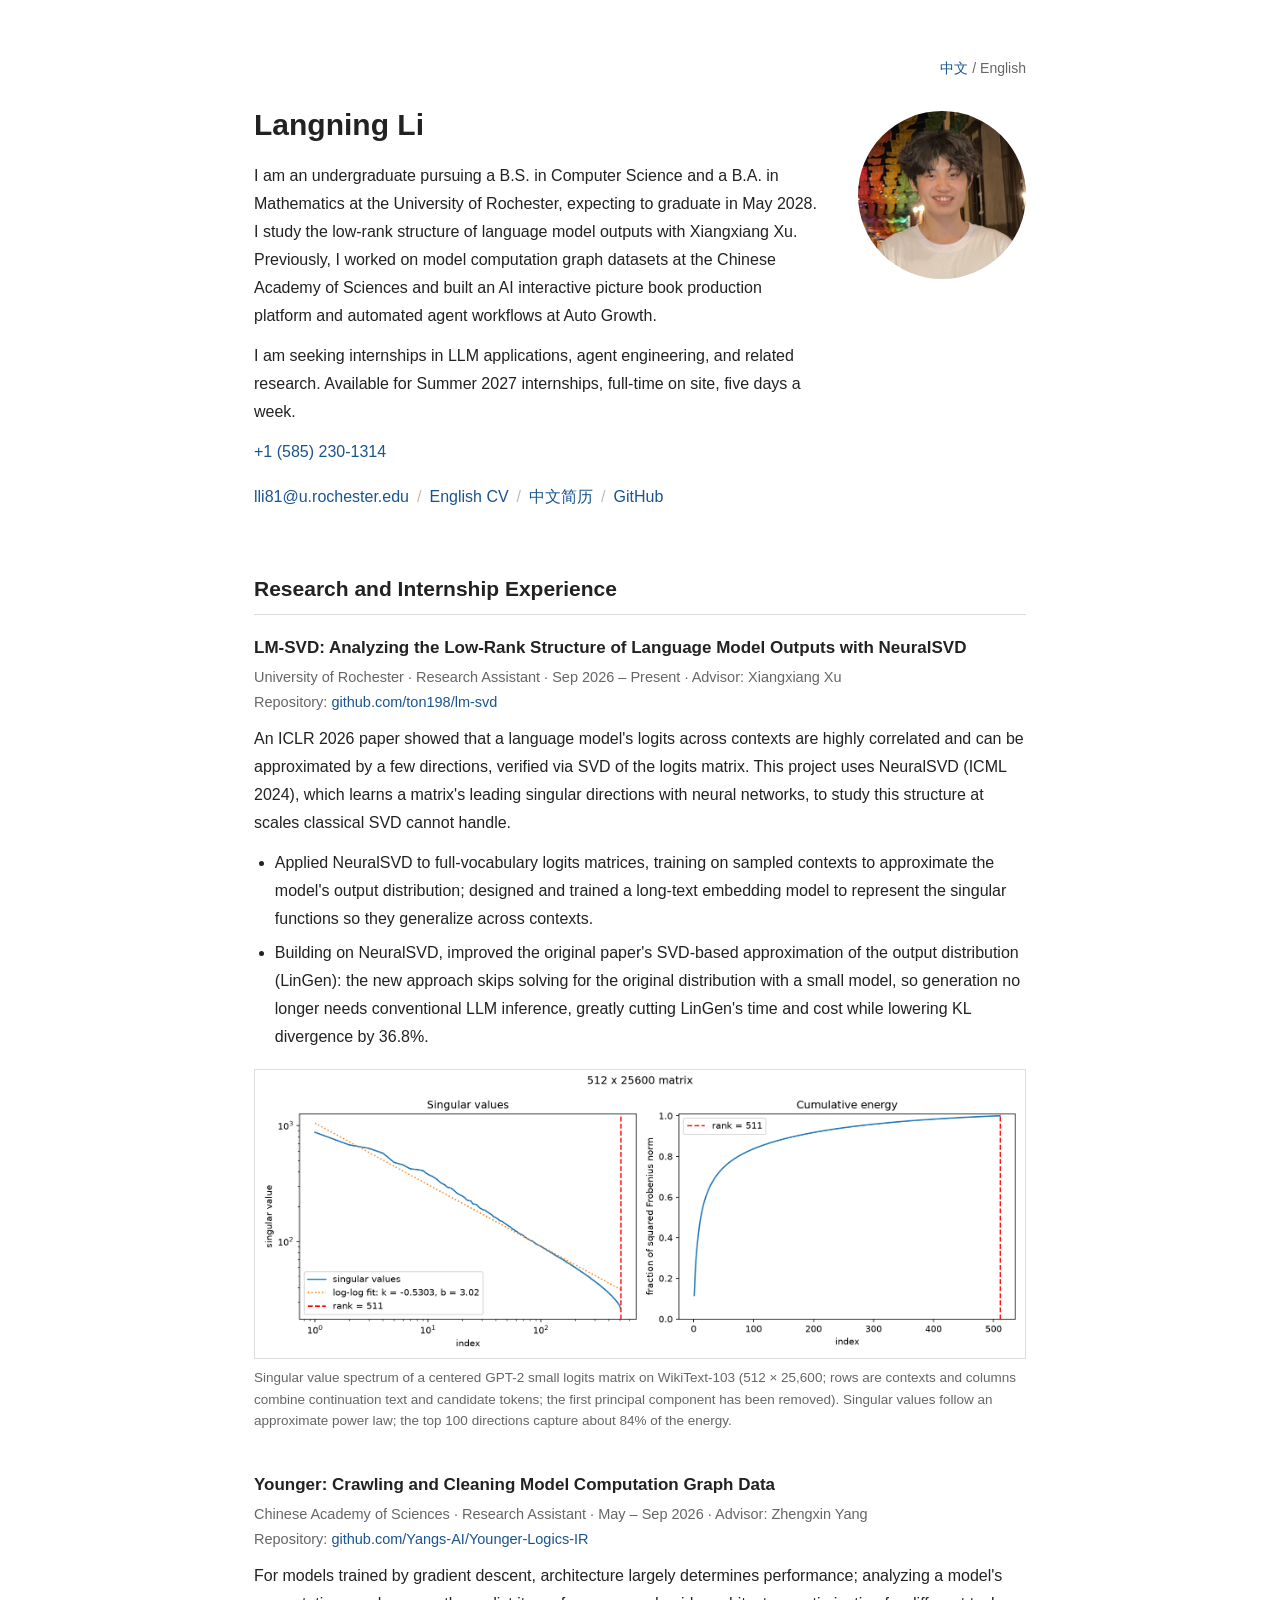
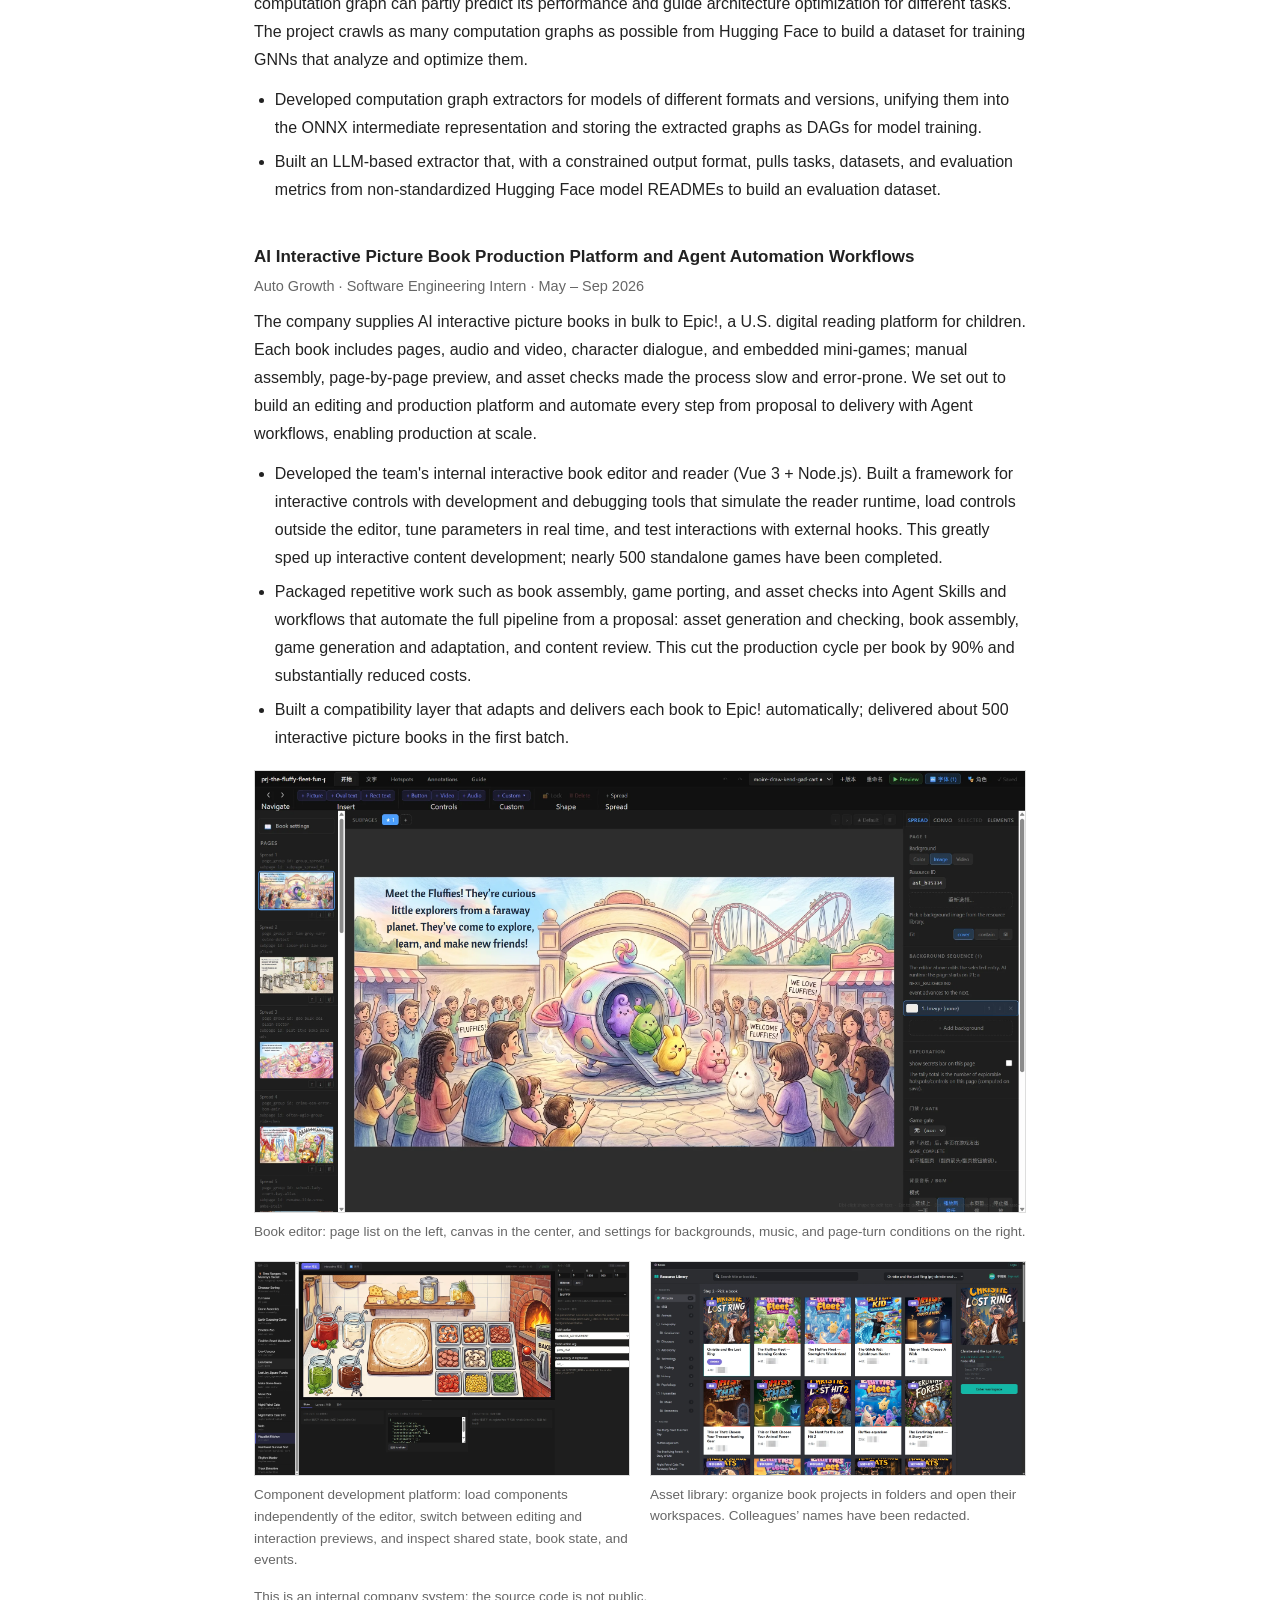
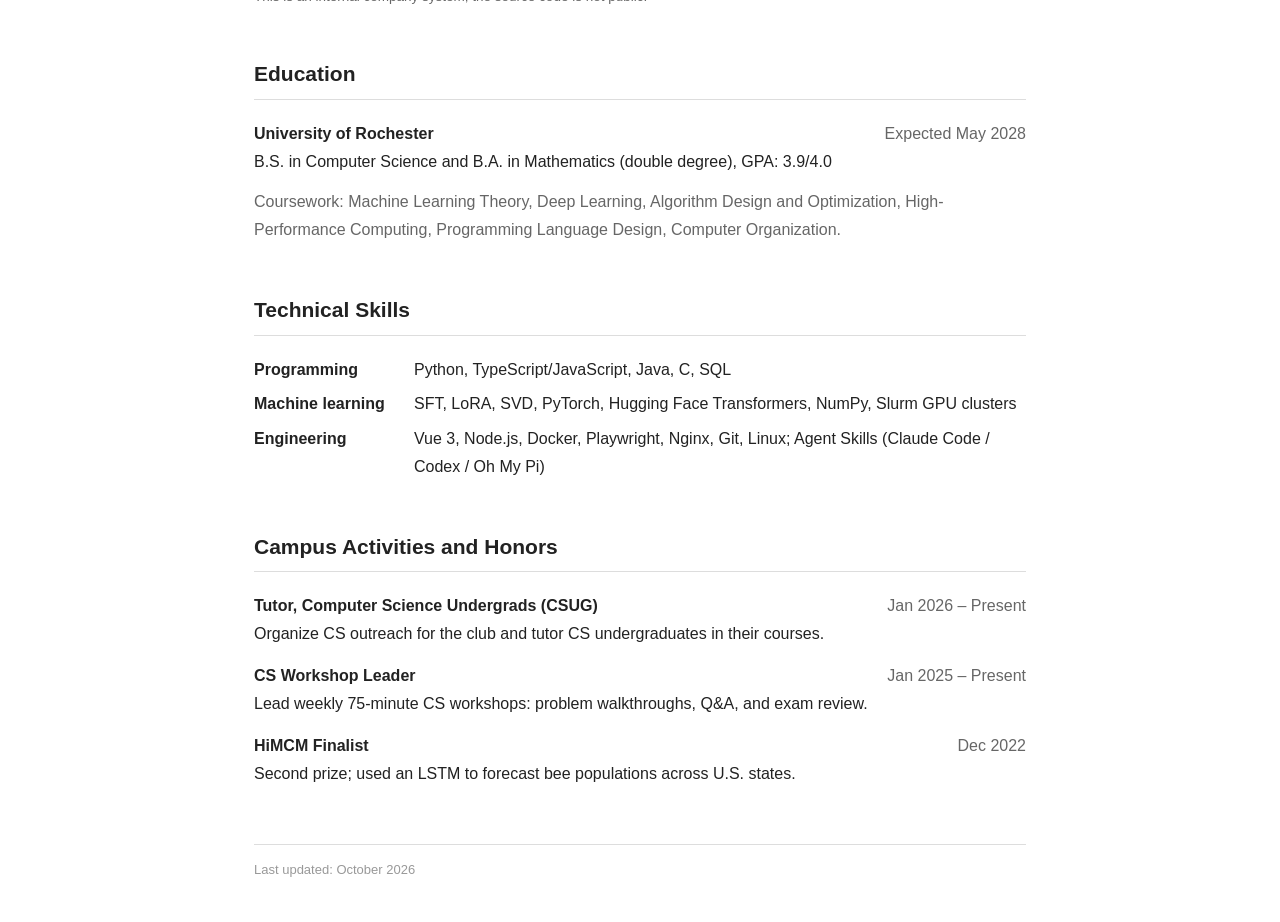
<file: index.html>
<!doctype html>
<html lang="en">
<head>
  <meta charset="utf-8">
  <meta name="viewport" content="width=device-width, initial-scale=1">
  <title>Langning Li / 李朗凝</title>
  <meta name="description" content="Langning Li — personal homepage / 李朗凝的个人主页">
  <link rel="alternate" hreflang="en" href="en.html">
  <link rel="alternate" hreflang="zh-CN" href="zh.html">
  <link rel="alternate" hreflang="x-default" href="./">
  <link rel="icon" href="favicon.svg" type="image/svg+xml">
  <link rel="stylesheet" href="style.css">
  <script>
    const language = (navigator.languages && navigator.languages[0]) || navigator.language || 'en';
    const page = /^zh(?:-|$)/i.test(language) ? 'zh.html' : 'en.html';
    window.location.replace(page + window.location.search + window.location.hash);
  </script>
</head>
<body>
  <main class="page">
    <h1>Langning Li / <span lang="zh-CN">李朗凝</span></h1>
    <nav aria-label="Choose language / 选择语言">
      <a href="en.html" lang="en">English</a> / <a href="zh.html" lang="zh-CN">中文</a>
    </nav>
  </main>
</body>
</html>
</file>
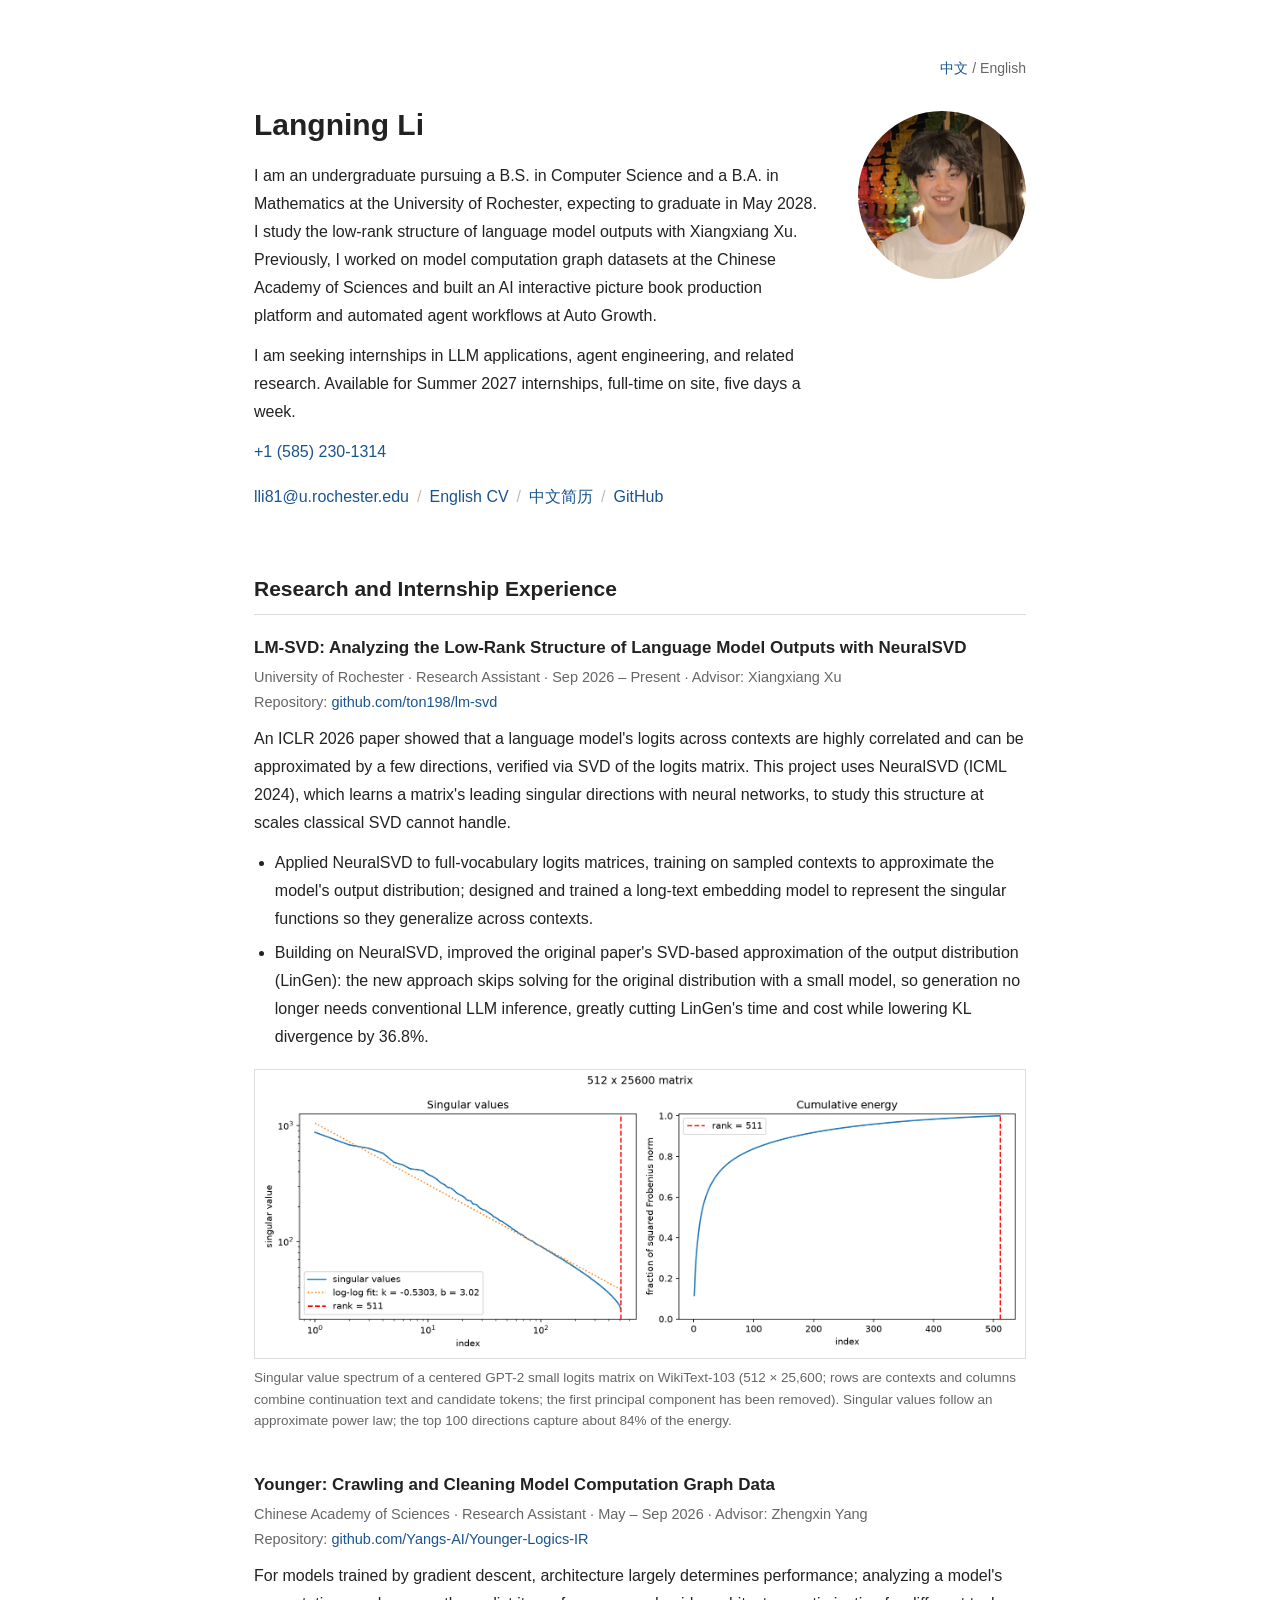
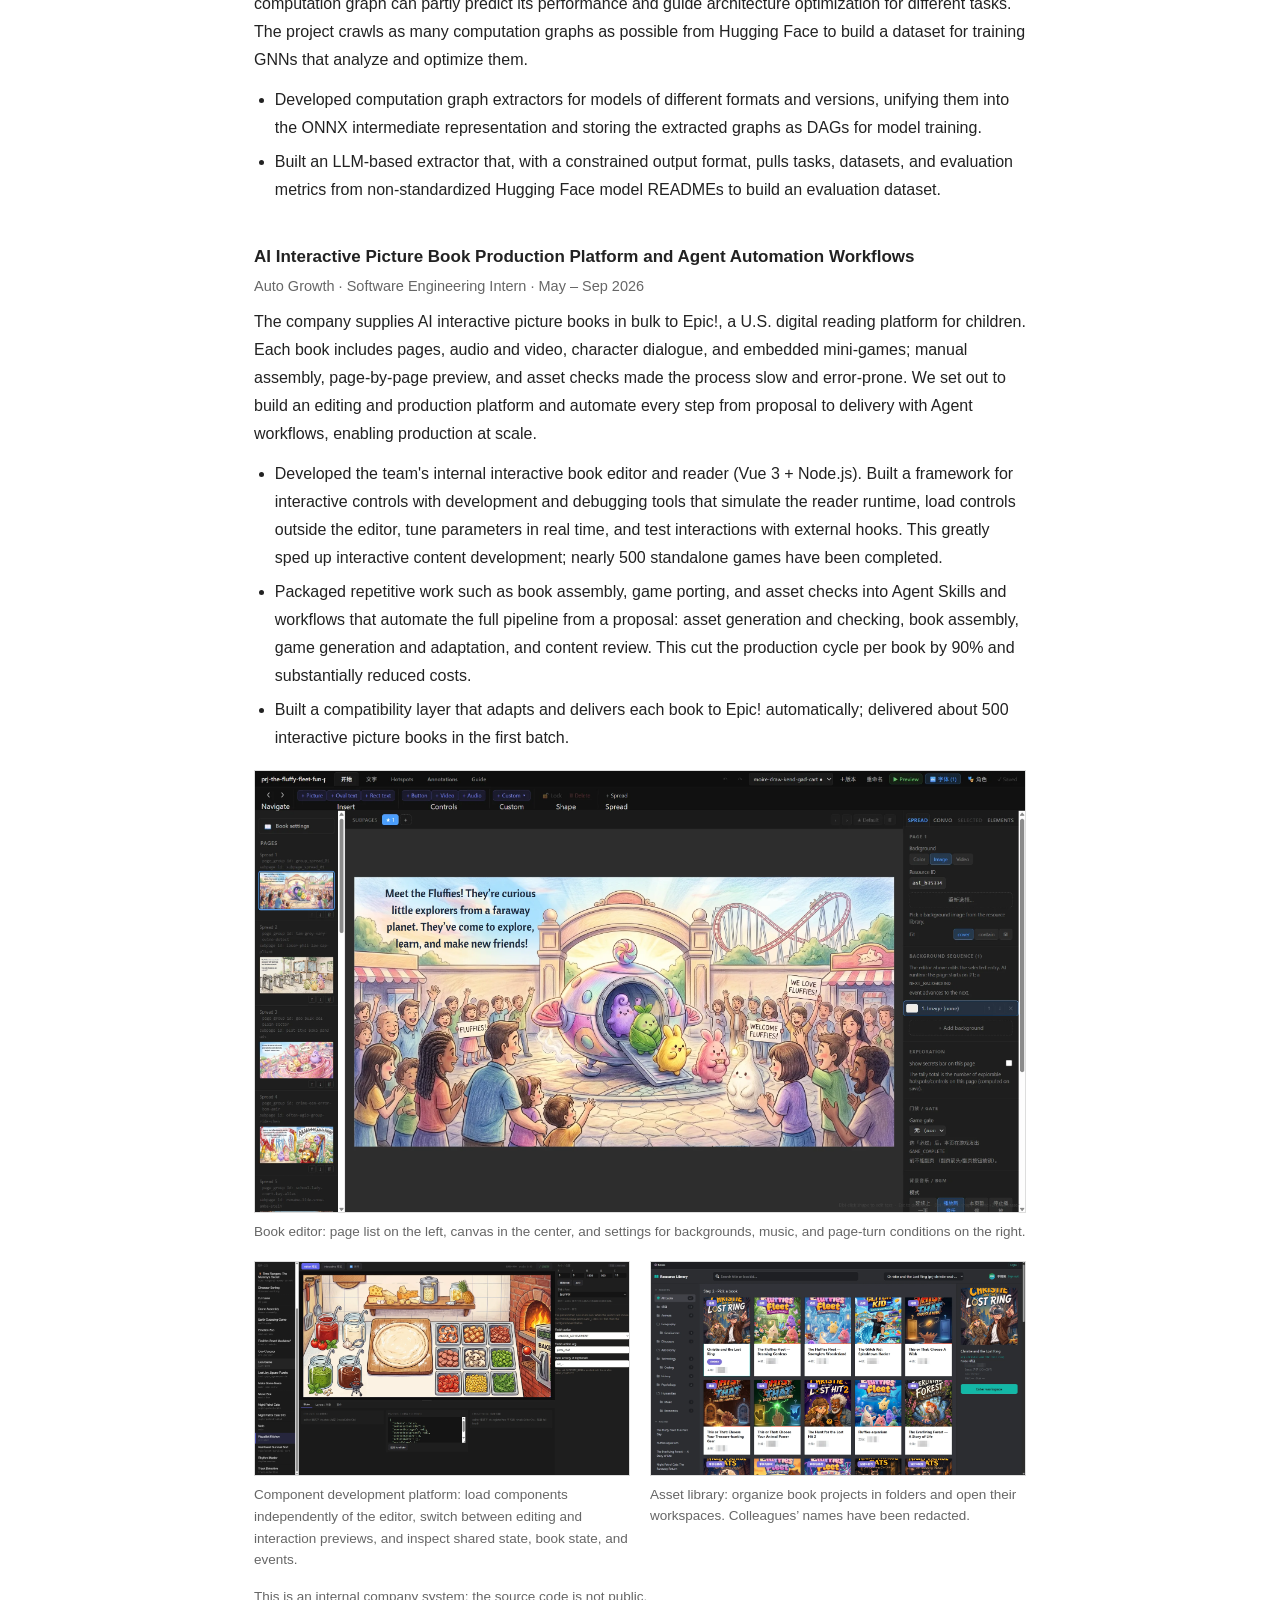
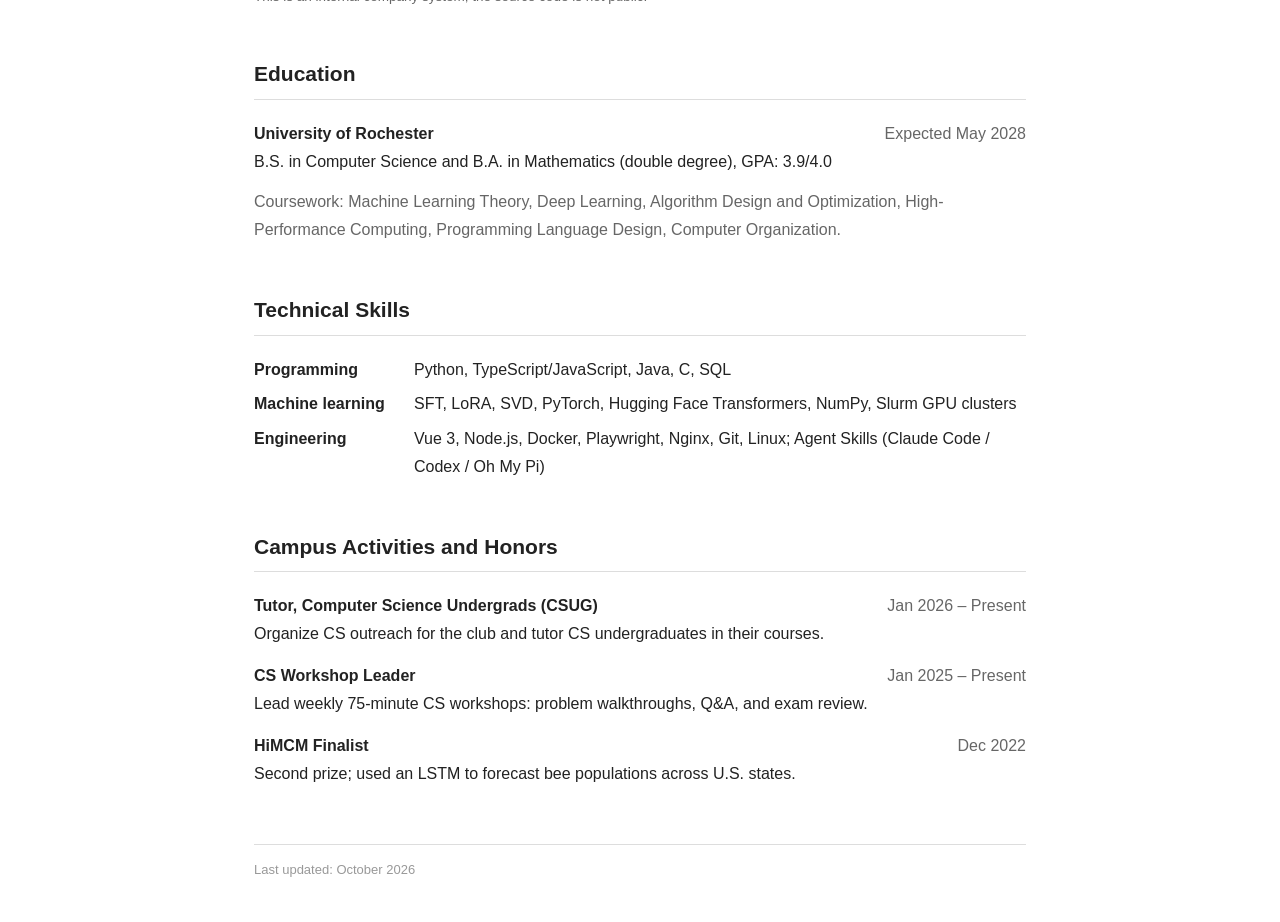
<file: en.html>
<!doctype html>
<html lang="en"><head><meta charset="utf-8"><meta name="viewport" content="width=device-width, initial-scale=1">
<title>Langning Li</title><meta name="description" content="Langning Li, Computer Science and Mathematics undergraduate at the University of Rochester. Language model research, AI applications, and agent engineering.">
<link rel="icon" href="favicon.svg" type="image/svg+xml"><link rel="stylesheet" href="style.css">
<link rel="alternate" hreflang="zh-CN" href="zh.html"><link rel="alternate" hreflang="en" href="en.html"></head><body><main class="page">
<nav aria-label="Language" class="language-switch"><a href="zh.html" lang="zh-CN">中文</a> / <span aria-current="page">English</span></nav>
<header class="intro"><div class="intro-text"><h1>Langning Li</h1>
<p>I am an undergraduate pursuing a B.S. in Computer Science and a B.A. in Mathematics at the University of Rochester, expecting to graduate in May 2028. I study the low-rank structure of language model outputs with Xiangxiang Xu. Previously, I worked on model computation graph datasets at the Chinese Academy of Sciences and built an AI interactive picture book production platform and automated agent workflows at Auto Growth.</p>
<p>I am seeking internships in LLM applications, agent engineering, and related research. Available for Summer 2027 internships, full-time on site, five days a week.</p>
<p><a href="tel:+15852301314">+1 (585) 230-1314</a></p>
<p class="links"><a href="mailto:lli81@u.rochester.edu">lli81@u.rochester.edu</a><span class="sep">/</span><a href="assets/resume_en.pdf">English CV</a><span class="sep">/</span><a href="assets/resume_zh.pdf" lang="zh-CN">中文简历</a><span class="sep">/</span><a href="https://github.com/ton198">GitHub</a></p>
</div><img class="photo" src="assets/photo.jpg" width="480" height="480" alt="Portrait of Langning Li"></header>
<section><h2>Research and Internship Experience</h2><article class="entry"><h3>LM-SVD: Analyzing the Low-Rank Structure of Language Model Outputs with NeuralSVD</h3><p class="meta">University of Rochester · Research Assistant · Sep 2026 – Present · Advisor: Xiangxiang Xu</p><p class="meta">Repository: <a href="https://github.com/ton198/lm-svd">github.com/ton198/lm-svd</a></p><p>An ICLR 2026 paper showed that a language model's logits across contexts are highly correlated and can be approximated by a few directions, verified via SVD of the logits matrix. This project uses NeuralSVD (ICML 2024), which learns a matrix's leading singular directions with neural networks, to study this structure at scales classical SVD cannot handle.</p><ul><li>Applied NeuralSVD to full-vocabulary logits matrices, training on sampled contexts to approximate the model's output distribution; designed and trained a long-text embedding model to represent the singular functions so they generalize across contexts.</li><li>Building on NeuralSVD, improved the original paper's SVD-based approximation of the output distribution (LinGen): the new approach skips solving for the original distribution with a small model, so generation no longer needs conventional LLM inference, greatly cutting LinGen's time and cost while lowering KL divergence by 36.8%.</li></ul><figure>
        <a href="assets/lm-svd-spectrum.png"><img src="assets/lm-svd-spectrum.png" width="1800" height="675" loading="lazy" alt="Singular value spectrum (log-log scale) and cumulative energy of the logits matrix"></a>
        <figcaption>Singular value spectrum of a centered GPT-2 small logits matrix on WikiText-103 (512 × 25,600; rows are contexts and columns combine continuation text and candidate tokens; the first principal component has been removed). Singular values follow an approximate power law; the top 100 directions capture about 84% of the energy.</figcaption>
      </figure></article><article class="entry"><h3>Younger: Crawling and Cleaning Model Computation Graph Data</h3><p class="meta">Chinese Academy of Sciences · Research Assistant · May – Sep 2026 · Advisor: Zhengxin Yang</p><p class="meta">Repository: <a href="https://github.com/Yangs-AI/Younger-Logics-IR">github.com/Yangs-AI/Younger-Logics-IR</a></p><p>For models trained by gradient descent, architecture largely determines performance; analyzing a model's computation graph can partly predict its performance and guide architecture optimization for different tasks. The project crawls as many computation graphs as possible from Hugging Face to build a dataset for training GNNs that analyze and optimize them.</p><ul><li>Developed computation graph extractors for models of different formats and versions, unifying them into the ONNX intermediate representation and storing the extracted graphs as DAGs for model training.</li><li>Built an LLM-based extractor that, with a constrained output format, pulls tasks, datasets, and evaluation metrics from non-standardized Hugging Face model READMEs to build an evaluation dataset.</li></ul></article><article class="entry"><h3>AI Interactive Picture Book Production Platform and Agent Automation Workflows</h3><p class="meta">Auto Growth · Software Engineering Intern · May – Sep 2026</p><p>The company supplies AI interactive picture books in bulk to Epic!, a U.S. digital reading platform for children. Each book includes pages, audio and video, character dialogue, and embedded mini-games; manual assembly, page-by-page preview, and asset checks made the process slow and error-prone. We set out to build an editing and production platform and automate every step from proposal to delivery with Agent workflows, enabling production at scale.</p><ul><li>Developed the team's internal interactive book editor and reader (Vue 3 + Node.js). Built a framework for interactive controls with development and debugging tools that simulate the reader runtime, load controls outside the editor, tune parameters in real time, and test interactions with external hooks. This greatly sped up interactive content development; nearly 500 standalone games have been completed.</li><li>Packaged repetitive work such as book assembly, game porting, and asset checks into Agent Skills and workflows that automate the full pipeline from a proposal: asset generation and checking, book assembly, game generation and adaptation, and content review. This cut the production cycle per book by 90% and substantially reduced costs.</li><li>Built a compatibility layer that adapts and delivers each book to Epic! automatically; delivered about 500 interactive picture books in the first batch.</li></ul><figure>
        <a href="assets/editor.webp"><img src="assets/editor.webp" width="2559" height="1467" loading="lazy" alt="Interactive picture book editor"></a>
        <figcaption>Book editor: page list on the left, canvas in the center, and settings for backgrounds, music, and page-turn conditions on the right.</figcaption>
      </figure><div class="figure-row"><figure>
          <a href="assets/game-dev-platform.webp"><img src="assets/game-dev-platform.webp" width="2559" height="1462" loading="lazy" alt="Interactive component development platform"></a>
          <figcaption>Component development platform: load components independently of the editor, switch between editing and interaction previews, and inspect shared state, book state, and events.</figcaption>
        </figure><figure>
          <a href="assets/res-lib.webp"><img src="assets/res-lib.webp" width="2559" height="1458" loading="lazy" alt="Asset library"></a>
          <figcaption>Asset library: organize book projects in folders and open their workspaces. Colleagues’ names have been redacted.</figcaption>
        </figure></div><p class="note">This is an internal company system; the source code is not public.</p></article></section>
<section><h2>Education</h2><div class="row"><strong>University of Rochester</strong><span class="muted">Expected May 2028</span></div><p>B.S. in Computer Science and B.A. in Mathematics (double degree), GPA: 3.9/4.0</p><p class="muted">Coursework: Machine Learning Theory, Deep Learning, Algorithm Design and Optimization, High-Performance Computing, Programming Language Design, Computer Organization.</p></section>
<section><h2>Technical Skills</h2><dl class="skills"><dt>Programming</dt><dd>Python, TypeScript/JavaScript, Java, C, SQL</dd><dt>Machine learning</dt><dd>SFT, LoRA, SVD, PyTorch, Hugging Face Transformers, NumPy, Slurm GPU clusters</dd><dt>Engineering</dt><dd>Vue 3, Node.js, Docker, Playwright, Nginx, Git, Linux; Agent Skills (Claude Code / Codex / Oh My Pi)</dd></dl></section>
<section><h2>Campus Activities and Honors</h2><ul class="plain"><li><div class="row"><strong>Tutor, Computer Science Undergrads (CSUG)</strong><span class="muted">Jan 2026 – Present</span></div>Organize CS outreach for the club and tutor CS undergraduates in their courses.</li><li><div class="row"><strong>CS Workshop Leader</strong><span class="muted">Jan 2025 – Present</span></div>Lead weekly 75-minute CS workshops: problem walkthroughs, Q&amp;A, and exam review.</li><li><div class="row"><strong>HiMCM Finalist</strong><span class="muted">Dec 2022</span></div>Second prize; used an LSTM to forecast bee populations across U.S. states.</li></ul></section><footer>Last updated: October 2026</footer></main></body></html>
</file>
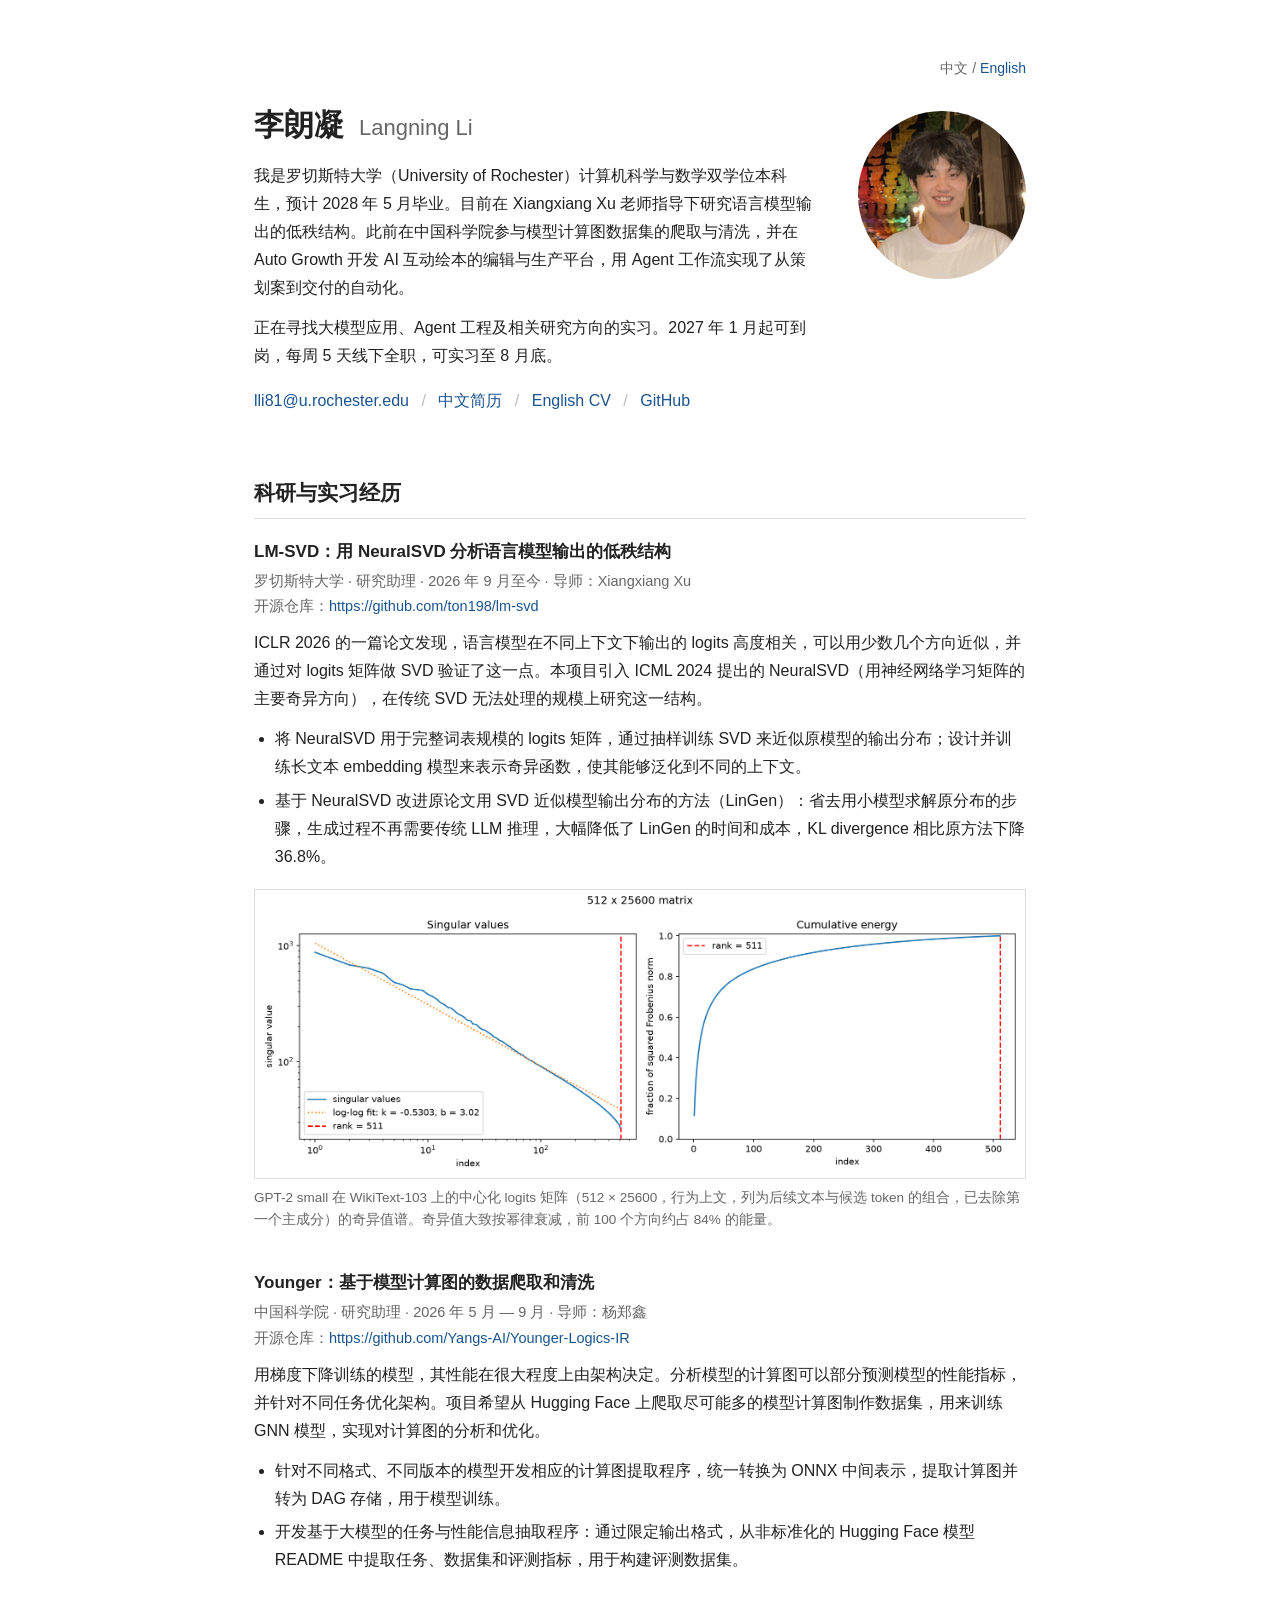
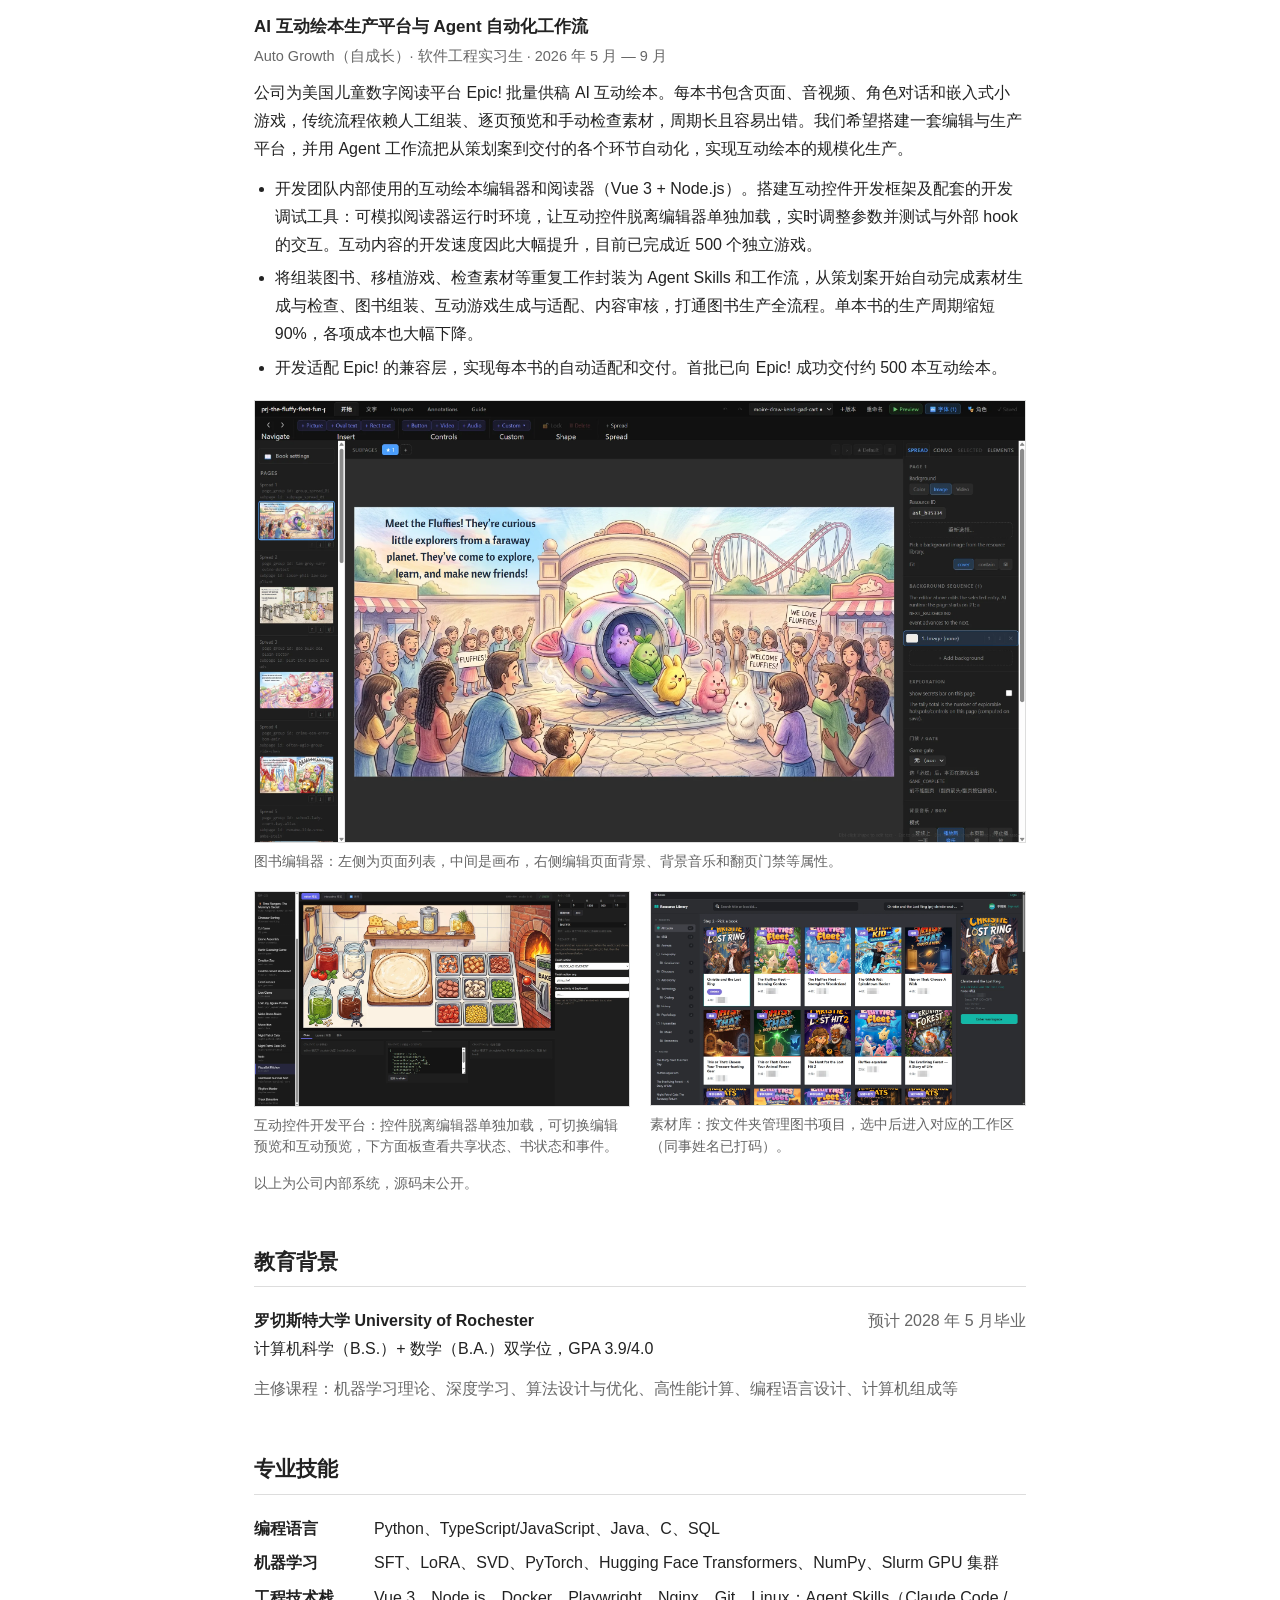
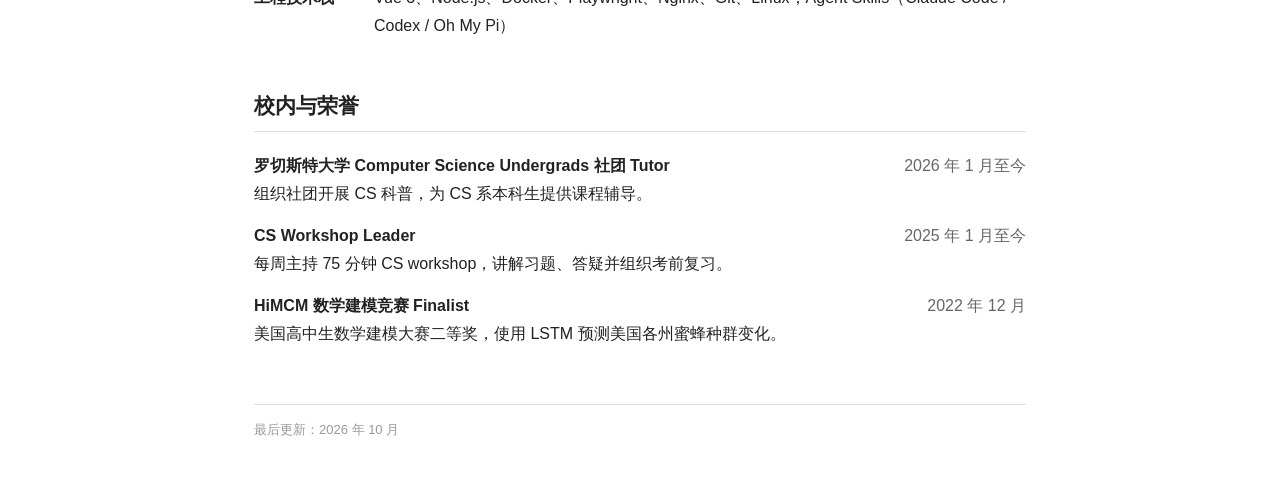
<file: zh.html>
<!doctype html>
<html lang="zh-CN">
<head>
  <meta charset="utf-8">
  <meta name="viewport" content="width=device-width, initial-scale=1">
  <title>李朗凝 Langning Li</title>
  <meta name="description" content="李朗凝，罗切斯特大学计算机科学与数学双学位本科生。研究语言模型输出的低秩结构，开发过 AI 互动绘本生产平台与 Agent 工作流。">
  <link rel="alternate" hreflang="zh-CN" href="zh.html">
  <link rel="alternate" hreflang="en" href="en.html">
  <link rel="icon" href="favicon.svg" type="image/svg+xml">
  <link rel="stylesheet" href="style.css">
</head>
<body>
<main class="page">
<nav aria-label="语言" class="language-switch"><span aria-current="page">中文</span> / <a href="en.html" lang="en">English</a></nav>

  <header class="intro">
    <div class="intro-text">
      <h1>李朗凝 <span class="name-en">Langning Li</span></h1>
      <p>
        我是罗切斯特大学（University of Rochester）计算机科学与数学双学位本科生，预计 2028 年 5 月毕业。目前在 Xiangxiang Xu 老师指导下研究语言模型输出的低秩结构。此前在中国科学院参与模型计算图数据集的爬取与清洗，并在 Auto Growth 开发 AI 互动绘本的编辑与生产平台，用 Agent 工作流实现了从策划案到交付的自动化。
      </p>
      <p>
        正在寻找大模型应用、Agent 工程及相关研究方向的实习。2027 年 1 月起可到岗，每周 5 天线下全职，可实习至 8 月底。
      </p>
      <p class="links">
        <a href="mailto:lli81@u.rochester.edu">lli81@u.rochester.edu</a>
        <span class="sep">/</span>
        <a href="assets/resume_zh.pdf">中文简历</a>
        <span class="sep">/</span>
        <a href="assets/resume_en.pdf">English CV</a>
        <span class="sep">/</span>
        <a href="https://github.com/ton198">GitHub</a>
      </p>
    </div>
    <img class="photo" src="assets/photo.jpg" width="480" height="480" alt="李朗凝的照片">
  </header>

  <section>
    <h2>科研与实习经历</h2>

    <article class="entry">
      <h3>LM-SVD：用 NeuralSVD 分析语言模型输出的低秩结构</h3>
      <p class="meta">罗切斯特大学 · 研究助理 · 2026 年 9 月至今 · 导师：Xiangxiang Xu</p>
      <p class="meta">开源仓库：<a href="https://github.com/ton198/lm-svd">https://github.com/ton198/lm-svd</a></p>
      <p>
        ICLR 2026 的一篇论文发现，语言模型在不同上下文下输出的 logits 高度相关，可以用少数几个方向近似，并通过对 logits 矩阵做 SVD 验证了这一点。本项目引入 ICML 2024 提出的 NeuralSVD（用神经网络学习矩阵的主要奇异方向），在传统 SVD 无法处理的规模上研究这一结构。
      </p>
      <ul>
        <li>将 NeuralSVD 用于完整词表规模的 logits 矩阵，通过抽样训练 SVD 来近似原模型的输出分布；设计并训练长文本 embedding 模型来表示奇异函数，使其能够泛化到不同的上下文。</li>
        <li>基于 NeuralSVD 改进原论文用 SVD 近似模型输出分布的方法（LinGen）：省去用小模型求解原分布的步骤，生成过程不再需要传统 LLM 推理，大幅降低了 LinGen 的时间和成本，KL divergence 相比原方法下降 36.8%。</li>
      </ul>
      <figure>
        <a href="assets/lm-svd-spectrum.png"><img src="assets/lm-svd-spectrum.png" width="1800" height="675" loading="lazy" alt="logits 矩阵的奇异值谱（双对数坐标）与累计能量曲线"></a>
        <figcaption>GPT-2 small 在 WikiText-103 上的中心化 logits 矩阵（512 × 25600，行为上文，列为后续文本与候选 token 的组合，已去除第一个主成分）的奇异值谱。奇异值大致按幂律衰减，前 100 个方向约占 84% 的能量。</figcaption>
      </figure>
    </article>

    <article class="entry">
      <h3>Younger：基于模型计算图的数据爬取和清洗</h3>
      <p class="meta">中国科学院 · 研究助理 · 2026 年 5 月 — 9 月 · 导师：杨郑鑫</p>
      <p class="meta">开源仓库：<a href="https://github.com/Yangs-AI/Younger-Logics-IR">https://github.com/Yangs-AI/Younger-Logics-IR</a></p>
      <p>
        用梯度下降训练的模型，其性能在很大程度上由架构决定。分析模型的计算图可以部分预测模型的性能指标，并针对不同任务优化架构。项目希望从 Hugging Face 上爬取尽可能多的模型计算图制作数据集，用来训练 GNN 模型，实现对计算图的分析和优化。
      </p>
      <ul>
        <li>针对不同格式、不同版本的模型开发相应的计算图提取程序，统一转换为 ONNX 中间表示，提取计算图并转为 DAG 存储，用于模型训练。</li>
        <li>开发基于大模型的任务与性能信息抽取程序：通过限定输出格式，从非标准化的 Hugging Face 模型 README 中提取任务、数据集和评测指标，用于构建评测数据集。</li>
      </ul>
    </article>

    <article class="entry">
      <h3>AI 互动绘本生产平台与 Agent 自动化工作流</h3>
      <p class="meta">Auto Growth（自成长）· 软件工程实习生 · 2026 年 5 月 — 9 月</p>
      <p>
        公司为美国儿童数字阅读平台 Epic! 批量供稿 AI 互动绘本。每本书包含页面、音视频、角色对话和嵌入式小游戏，传统流程依赖人工组装、逐页预览和手动检查素材，周期长且容易出错。我们希望搭建一套编辑与生产平台，并用 Agent 工作流把从策划案到交付的各个环节自动化，实现互动绘本的规模化生产。
      </p>
      <ul>
        <li>开发团队内部使用的互动绘本编辑器和阅读器（Vue 3 + Node.js）。搭建互动控件开发框架及配套的开发调试工具：可模拟阅读器运行时环境，让互动控件脱离编辑器单独加载，实时调整参数并测试与外部 hook 的交互。互动内容的开发速度因此大幅提升，目前已完成近 500 个独立游戏。</li>
        <li>将组装图书、移植游戏、检查素材等重复工作封装为 Agent Skills 和工作流，从策划案开始自动完成素材生成与检查、图书组装、互动游戏生成与适配、内容审核，打通图书生产全流程。单本书的生产周期缩短 90%，各项成本也大幅下降。</li>
        <li>开发适配 Epic! 的兼容层，实现每本书的自动适配和交付。首批已向 Epic! 成功交付约 500 本互动绘本。</li>
      </ul>
      <figure>
        <a href="assets/editor.webp"><img src="assets/editor.webp" width="2559" height="1467" loading="lazy" alt="互动绘本编辑器界面"></a>
        <figcaption>图书编辑器：左侧为页面列表，中间是画布，右侧编辑页面背景、背景音乐和翻页门禁等属性。</figcaption>
      </figure>
      <div class="figure-row">
        <figure>
          <a href="assets/game-dev-platform.webp"><img src="assets/game-dev-platform.webp" width="2559" height="1462" loading="lazy" alt="互动控件开发平台界面"></a>
          <figcaption>互动控件开发平台：控件脱离编辑器单独加载，可切换编辑预览和互动预览，下方面板查看共享状态、书状态和事件。</figcaption>
        </figure>
        <figure>
          <a href="assets/res-lib.webp"><img src="assets/res-lib.webp" width="2559" height="1458" loading="lazy" alt="素材库界面"></a>
          <figcaption>素材库：按文件夹管理图书项目，选中后进入对应的工作区（同事姓名已打码）。</figcaption>
        </figure>
      </div>
      <p class="note">以上为公司内部系统，源码未公开。</p>
    </article>
  </section>

  <section>
    <h2>教育背景</h2>
    <div class="row">
      <strong>罗切斯特大学 University of Rochester</strong>
      <span class="muted">预计 2028 年 5 月毕业</span>
    </div>
    <p>计算机科学（B.S.）+ 数学（B.A.）双学位，GPA 3.9/4.0</p>
    <p class="muted">主修课程：机器学习理论、深度学习、算法设计与优化、高性能计算、编程语言设计、计算机组成等</p>
  </section>

  <section>
    <h2>专业技能</h2>
    <dl class="skills">
      <dt>编程语言</dt>
      <dd>Python、TypeScript/JavaScript、Java、C、SQL</dd>
      <dt>机器学习</dt>
      <dd>SFT、LoRA、SVD、PyTorch、Hugging Face Transformers、NumPy、Slurm GPU 集群</dd>
      <dt>工程技术栈</dt>
      <dd>Vue 3、Node.js、Docker、Playwright、Nginx、Git、Linux；Agent Skills（Claude Code / Codex / Oh My Pi）</dd>
    </dl>
  </section>

  <section>
    <h2>校内与荣誉</h2>
    <ul class="plain">
      <li>
        <div class="row"><strong>罗切斯特大学 Computer Science Undergrads 社团 Tutor</strong><span class="muted">2026 年 1 月至今</span></div>
        组织社团开展 CS 科普，为 CS 系本科生提供课程辅导。
      </li>
      <li>
        <div class="row"><strong>CS Workshop Leader</strong><span class="muted">2025 年 1 月至今</span></div>
        每周主持 75 分钟 CS workshop，讲解习题、答疑并组织考前复习。
      </li>
      <li>
        <div class="row"><strong>HiMCM 数学建模竞赛 Finalist</strong><span class="muted">2022 年 12 月</span></div>
        美国高中生数学建模大赛二等奖，使用 LSTM 预测美国各州蜜蜂种群变化。
      </li>
    </ul>
  </section>

  <footer>最后更新：2026 年 10 月</footer>

</main>
</body>
</html>
</file>
<file: style.css>
:root {
  --text: #222;
  --muted: #666;
  --rule: #ddd;
  --link: #1a5490;
}

* { box-sizing: border-box; }

html { -webkit-text-size-adjust: 100%; }

body {
  margin: 0;
  background: #fff;
  color: var(--text);
  font-family: -apple-system, BlinkMacSystemFont, "PingFang SC", "Hiragino Sans GB", "Noto Sans SC", "Microsoft YaHei", "Segoe UI", Helvetica, Arial, sans-serif;
  font-size: 16px;
  line-height: 1.75;
}

a { color: var(--link); text-decoration: none; }
a:hover { text-decoration: underline; }

.page {
  max-width: 820px;
  margin: 0 auto;
  padding: 56px 24px 40px;
}

p { margin: 0 0 .75em; }

/* 简介 */
.intro {
  display: grid;
  grid-template-columns: 1fr 168px;
  gap: 40px;
  align-items: start;
}
h1 {
  margin: 0 0 .6em;
  font-size: 30px;
  font-weight: 600;
  line-height: 1.3;
}
.name-en {
  margin-left: .3em;
  color: var(--muted);
  font-size: 22px;
  font-weight: 400;
}
.photo {
  width: 168px;
  height: 168px;
  border-radius: 50%;
  object-fit: cover;
  margin-top: 6px;
}
.links { margin-top: 1.1em; }
.links a { white-space: nowrap; }
.sep { margin: 0 .5em; color: #bbb; }

/* 章节 */
section { margin-top: 48px; }
h2 {
  margin: 0 0 20px;
  padding-bottom: 6px;
  border-bottom: 1px solid var(--rule);
  font-size: 21px;
  font-weight: 600;
}
h3 {
  margin: 0 0 .25em;
  font-size: 17px;
  font-weight: 600;
  line-height: 1.5;
}

.entry + .entry { margin-top: 40px; }
.meta { margin: 0; color: var(--muted); font-size: 14.5px; }
.meta a { overflow-wrap: anywhere; }
.meta + p:not(.meta) { margin-top: .6em; }
.entry ul { margin: 0 0 1em; padding-left: 1.3em; }
.entry li { margin-bottom: .35em; }

figure { margin: 18px 0 0; }
figure img {
  display: block;
  width: 100%;
  height: auto;
  border: 1px solid var(--rule);
}
figcaption {
  margin-top: 8px;
  color: var(--muted);
  font-size: 13.5px;
  line-height: 1.6;
}
.figure-row {
  display: grid;
  grid-template-columns: 1fr 1fr;
  gap: 20px;
}
.note { margin-top: 14px; color: var(--muted); font-size: 13.5px; }

.row {
  display: flex;
  justify-content: space-between;
  gap: 16px;
  flex-wrap: wrap;
}
.muted { color: var(--muted); }

.skills {
  display: grid;
  grid-template-columns: 6.5em 1fr;
  gap: .4em 1em;
  margin: 0;
}
.skills dt { font-weight: 600; }
.skills dd { margin: 0; }

.plain { margin: 0; padding: 0; list-style: none; }
.plain li + li { margin-top: 14px; }

footer {
  margin-top: 56px;
  padding-top: 14px;
  border-top: 1px solid var(--rule);
  color: #999;
  font-size: 13px;
}

@media (max-width: 640px) {
  .page { padding-top: 32px; }
  .intro { grid-template-columns: 1fr; gap: 0; }
  .photo { order: -1; width: 112px; height: 112px; margin: 0 0 20px; }
  h1 { font-size: 26px; }
  .name-en { display: block; margin: 0; font-size: 18px; }
  .figure-row { grid-template-columns: 1fr; gap: 0; }
  .skills { grid-template-columns: 1fr; }
  .skills dd { margin-bottom: .5em; }
}

.language-switch { text-align: right; margin-bottom: 24px; font-size: 14px; color: var(--muted); }
html[lang="en"] .skills { grid-template-columns: 9em 1fr; }
@media (max-width: 640px) { html[lang="en"] .skills { grid-template-columns: 1fr; } }
</file>
